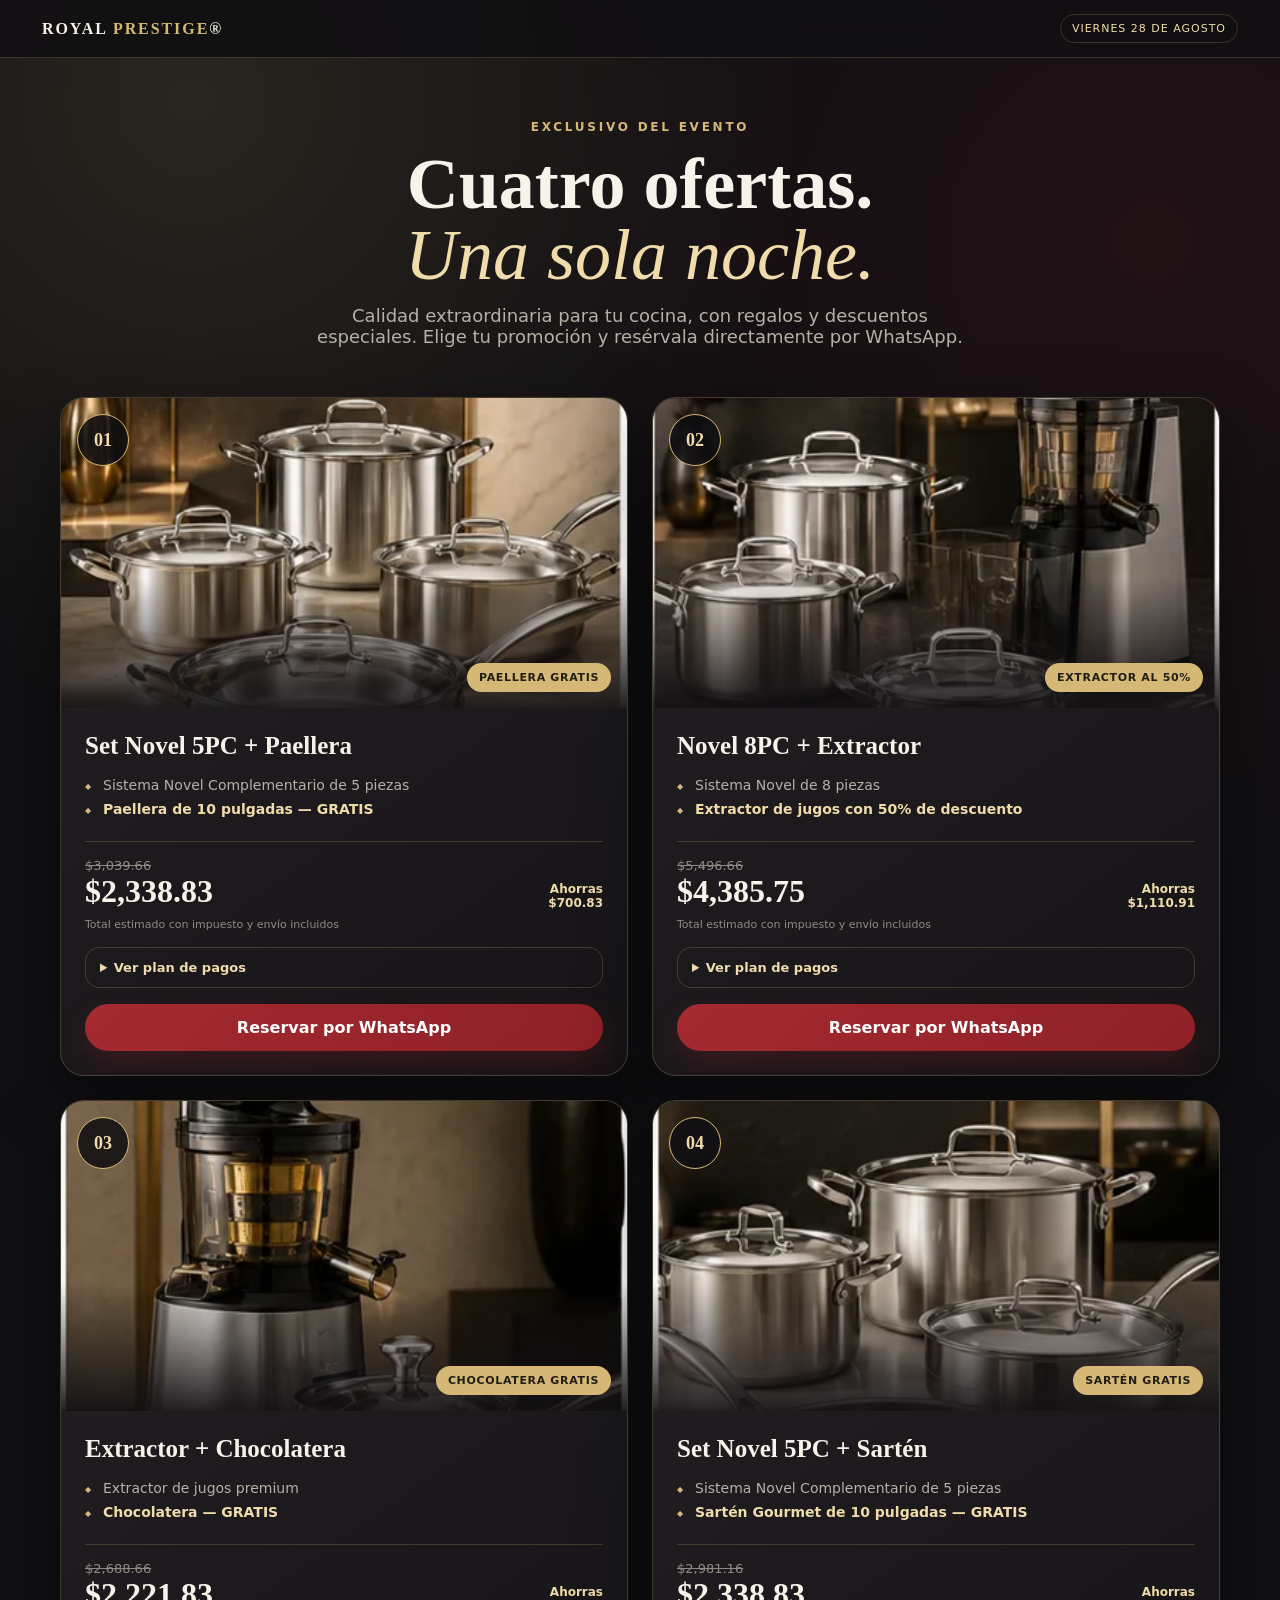
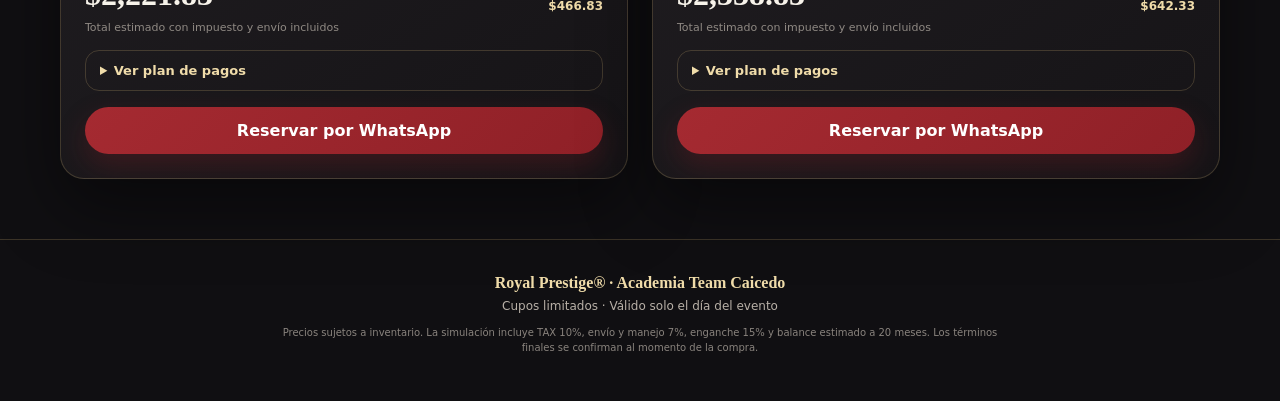
<file: index.html>
<!doctype html><html lang="es"><head><meta charset="utf-8"><meta name="viewport" content="width=device-width,initial-scale=1"><title>Royal Prestige — Promociones del Evento</title>
<style>
:root{--bg:#100f12;--panel:#1a181c;--gold:#d5b875;--gold2:#f0dcaa;--ivory:#f7f3ea;--muted:#b8b0a7;--red:#8f2027;--line:rgba(213,184,117,.22);--shadow:0 28px 70px rgba(0,0,0,.45)}*{box-sizing:border-box}html{scroll-behavior:smooth}body{margin:0;color:var(--ivory);font-family:Inter,system-ui,-apple-system,Segoe UI,sans-serif;background:radial-gradient(circle at 15% 5%,rgba(213,184,117,.13),transparent 28%),radial-gradient(circle at 90% 12%,rgba(143,32,39,.13),transparent 30%),var(--bg)}
.bar{position:sticky;top:0;z-index:20;display:flex;justify-content:space-between;align-items:center;padding:14px clamp(16px,4vw,42px);border-bottom:1px solid var(--line);background:rgba(16,15,18,.88);backdrop-filter:blur(15px)}.brand{font-family:Georgia,serif;letter-spacing:.12em;text-transform:uppercase;font-weight:700}.brand b{color:var(--gold)}.date{font-size:11px;text-transform:uppercase;letter-spacing:.09em;color:var(--gold2);border:1px solid var(--line);border-radius:99px;padding:7px 11px}.wrap{width:min(1160px,calc(100% - 32px));margin:auto}.hero{text-align:center;padding:62px 0 38px}.kicker{color:var(--gold);font-size:12px;font-weight:800;letter-spacing:.23em;text-transform:uppercase}.hero h1{font:700 clamp(38px,8vw,72px)/.98 Georgia,serif;margin:15px 0}.hero h1 i{color:var(--gold2);font-weight:400}.hero p{max-width:650px;margin:auto;color:var(--muted);font-size:clamp(15px,2.3vw,18px)}
.grid{display:grid;grid-template-columns:1fr;gap:24px;padding:12px 0 60px}@media(min-width:780px){.grid{grid-template-columns:1fr 1fr}}.card{position:relative;overflow:hidden;border:1px solid var(--line);border-radius:24px;background:linear-gradient(145deg,rgba(36,33,37,.98),rgba(22,20,23,.98));box-shadow:var(--shadow);transition:.25s transform,.25s border-color}.card:hover{transform:translateY(-4px);border-color:rgba(213,184,117,.5)}.visual{position:relative;height:310px;overflow:hidden;background:#27231e}.strip{position:absolute;inset:0;width:400%;height:100%;max-width:none;object-fit:cover}.p1 .strip{left:0}.p2 .strip{left:-100%}.p3 .strip{left:-200%}.p4 .strip{left:-300%}.visual:after{content:"";position:absolute;inset:auto 0 0;height:42%;background:linear-gradient(transparent,rgba(18,16,19,.92))}.number{position:absolute;z-index:3;top:16px;left:16px;width:52px;height:52px;border-radius:50%;display:grid;place-items:center;background:rgba(16,15,18,.86);border:1px solid var(--gold);color:var(--gold2);font:700 18px Georgia,serif}.badge{position:absolute;z-index:3;right:16px;bottom:16px;background:var(--gold);color:#221d13;border-radius:99px;padding:8px 12px;font-size:11px;font-weight:900;text-transform:uppercase;letter-spacing:.06em}
.body{padding:24px}.body h2{font:700 25px/1.12 Georgia,serif;margin:0 0 13px}.items{list-style:none;margin:0 0 20px;padding:0;color:var(--muted);font-size:14px}.items li{padding:4px 0 4px 18px;position:relative}.items li:before{content:"◆";position:absolute;left:0;color:var(--gold);font-size:8px;top:9px}.items .free{color:var(--gold2);font-weight:700}.pricebox{display:flex;align-items:end;justify-content:space-between;gap:12px;padding:16px 0;border-top:1px solid var(--line)}.old{color:#8f8983;text-decoration:line-through;font-size:13px}.price{font:700 32px Georgia,serif}.save{color:var(--gold2);font-size:12px;font-weight:800;text-align:right}.caption{font-size:11px;color:#8f8983;margin:-8px 0 16px}details{border:1px solid var(--line);border-radius:14px;margin:0 0 16px;padding:12px 14px}summary{cursor:pointer;color:var(--gold2);font-size:13px;font-weight:700}.breakdown{width:100%;border-collapse:collapse;margin-top:10px;font-size:12px}.breakdown td{padding:4px;color:var(--muted)}.breakdown td:last-child{text-align:right;color:var(--ivory)}.breakdown tr:last-child td{border-top:1px solid var(--line);color:var(--gold2);font-weight:800}.cta{display:flex;justify-content:center;align-items:center;text-decoration:none;color:white;font-weight:800;border-radius:99px;padding:14px;background:linear-gradient(135deg,#a52a31,var(--red));box-shadow:0 12px 28px rgba(143,32,39,.28)}.cta:hover{filter:brightness(1.12)}footer{text-align:center;padding:34px 16px 46px;border-top:1px solid var(--line);color:var(--muted);font-size:12px}footer strong{display:block;color:var(--gold2);font:700 16px Georgia,serif;margin-bottom:7px}.fine{max-width:720px;margin:12px auto 0;opacity:.72;font-size:10px;line-height:1.5}@media(max-width:520px){.date{max-width:150px;text-align:center}.visual{height:270px}.body{padding:21px}.hero{padding-top:45px}}@media(prefers-reduced-motion:reduce){*{scroll-behavior:auto!important;transition:none!important}}
</style></head><body><header class="bar"><div class="brand">Royal <b>Prestige</b>®</div><div class="date">Viernes 28 de agosto</div></header><main class="wrap"><section class="hero"><div class="kicker">Exclusivo del evento</div><h1>Cuatro ofertas.<br><i>Una sola noche.</i></h1><p>Calidad extraordinaria para tu cocina, con regalos y descuentos especiales. Elige tu promoción y resérvala directamente por WhatsApp.</p></section><section class="grid" id="promos"></section></main><footer><strong>Royal Prestige® · Academia Team Caicedo</strong>Cupos limitados · Válido solo el día del evento<div class="fine">Precios sujetos a inventario. La simulación incluye TAX 10%, envío y manejo 7%, enganche 15% y balance estimado a 20 meses. Los términos finales se confirman al momento de la compra.</div></footer>
<script>const IMAGE='[data-uri]',WHATSAPP='17866146546',P={novel5:1999,paellera:599,novel8:2799,extractor:1899,chocolatera:399,sarten:549},promos=[{title:'Set Novel 5PC + Paellera',items:['Sistema Novel Complementario de 5 piezas','Paellera de 10 pulgadas — GRATIS'],price:P.novel5,original:P.novel5+P.paellera,badge:'Paellera gratis'},{title:'Novel 8PC + Extractor',items:['Sistema Novel de 8 piezas','Extractor de jugos con 50% de descuento'],price:P.novel8+P.extractor*.5,original:P.novel8+P.extractor,badge:'Extractor al 50%'},{title:'Extractor + Chocolatera',items:['Extractor de jugos premium','Chocolatera — GRATIS'],price:P.extractor,original:P.extractor+P.chocolatera,badge:'Chocolatera gratis'},{title:'Set Novel 5PC + Sartén',items:['Sistema Novel Complementario de 5 piezas','Sartén Gourmet de 10 pulgadas — GRATIS'],price:P.novel5,original:P.novel5+P.sarten,badge:'Sartén gratis'}];
const calc=n=>{let tax=n*.10,ship=n*.07,total=n+tax+ship,dp=total*.15,balance=total-dp;return{n,tax,ship,total,dp,balance,monthly:balance/20}},money=n=>'$'+n.toLocaleString('en-US',{minimumFractionDigits:2,maximumFractionDigits:2});document.querySelector('#promos').innerHTML=promos.map((p,i)=>{let c=calc(p.price),o=calc(p.original),msg=encodeURIComponent('Hola, quiero reservar la Promoción '+(i+1)+': '+p.title+' del evento del viernes.');return `<article class="card p${i+1}"><div class="visual"><img class="strip" src="${IMAGE}" alt="${p.title}"><span class="number">0${i+1}</span><span class="badge">${p.badge}</span></div><div class="body"><h2>${p.title}</h2><ul class="items">${p.items.map((x,j)=>`<li class="${j?'free':''}">${x}</li>`).join('')}</ul><div class="pricebox"><div><div class="old">${money(o.total)}</div><div class="price">${money(c.total)}</div></div><div class="save">Ahorras<br>${money(o.total-c.total)}</div></div><div class="caption">Total estimado con impuesto y envío incluidos</div><details><summary>Ver plan de pagos</summary><table class="breakdown"><tr><td>Precio</td><td>${money(c.n)}</td></tr><tr><td>TAX (10%)</td><td>${money(c.tax)}</td></tr><tr><td>Envío (7%)</td><td>${money(c.ship)}</td></tr><tr><td>Enganche (15%)</td><td>${money(c.dp)}</td></tr><tr><td>Balance</td><td>${money(c.balance)}</td></tr><tr><td>20 pagos estimados</td><td>${money(c.monthly)}/mes</td></tr></table></details><a class="cta" target="_blank" rel="noopener" href="https://wa.me/${WHATSAPP}?text=${msg}">Reservar por WhatsApp</a></div></article>`}).join('');</script></body></html>
</file>
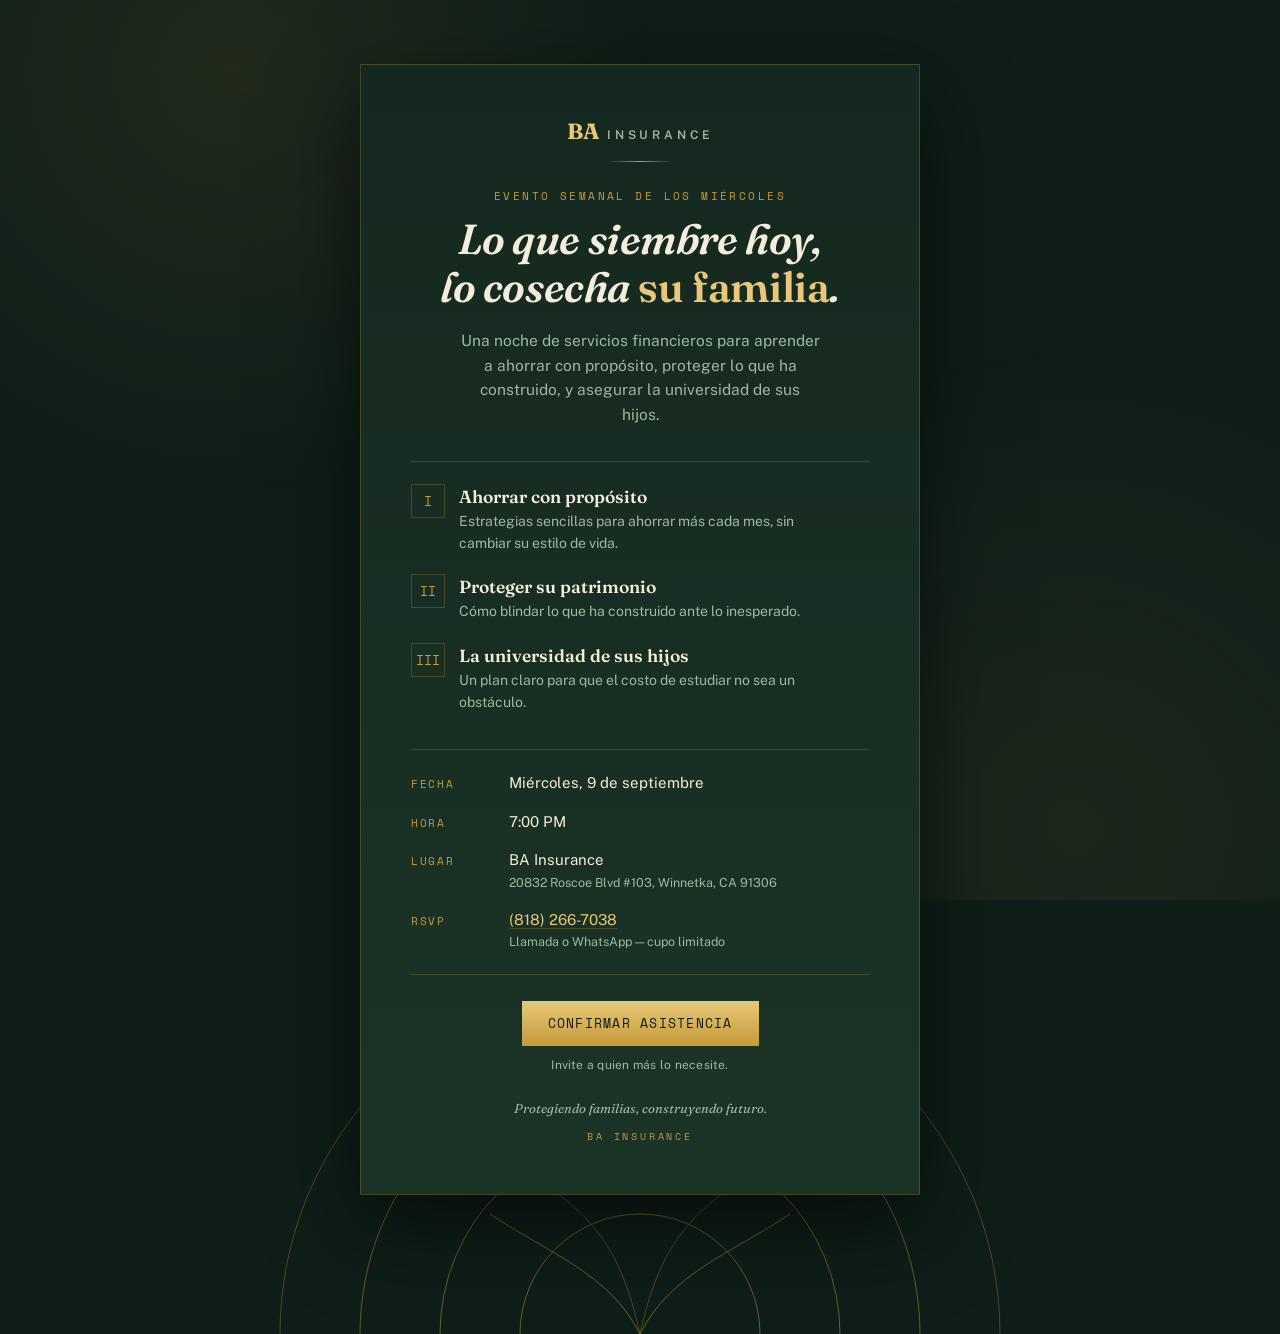
<file: invitacion-ba-insurance.html>
<!doctype html>
<html lang="es">
<head>
<meta charset="utf-8">
<meta name="viewport" content="width=device-width,initial-scale=1">
<title>Miércoles Financiero — BA Insurance</title>
<style>
:root{
  --ink:#0f1e19;
  --panel:#15281f;
  --panel-2:#1b3226;
  --brass:#c49a3a;
  --brass-light:#e8c877;
  --linen:#f4ecdd;
  --sage:#9fb8a3;
  --line:rgba(196,154,58,.26);
  --shadow:0 30px 80px rgba(0,0,0,.55);
}
*{box-sizing:border-box}
html{scroll-behavior:smooth}
body{
  margin:0;
  min-height:100vh;
  background:var(--ink);
  color:var(--linen);
  font-family:"Public Sans",system-ui,-apple-system,"Segoe UI",sans-serif;
  display:flex;
  justify-content:center;
  padding:clamp(24px,6vw,64px) 18px;
  position:relative;
  overflow-x:hidden;
}
body::before{
  content:"";
  position:fixed;
  inset:0;
  background:
    radial-gradient(circle at 18% 8%, rgba(196,154,58,.10), transparent 32%),
    radial-gradient(circle at 84% 92%, rgba(196,154,58,.08), transparent 36%);
  pointer-events:none;
}

.rings{
  position:absolute;
  left:50%;
  bottom:-6%;
  transform:translateX(-50%);
  width:min(900px,150%);
  height:auto;
  opacity:.5;
  pointer-events:none;
}

.card{
  position:relative;
  z-index:1;
  width:min(560px,100%);
  background:linear-gradient(180deg,var(--panel),var(--panel-2) 88%);
  border:1px solid var(--line);
  box-shadow:var(--shadow);
  padding:clamp(30px,5vw,52px) clamp(26px,5.5vw,50px) 40px;
}

.mark{
  display:flex;
  align-items:baseline;
  justify-content:center;
  gap:.4em;
  font-family:"Fraunces",Georgia,serif;
}
.mark b{
  font-size:22px;
  font-weight:700;
  letter-spacing:.02em;
  color:var(--brass-light);
}
.mark span{
  font-family:"Public Sans",sans-serif;
  font-size:12px;
  font-weight:600;
  letter-spacing:.32em;
  text-transform:uppercase;
  color:var(--sage);
}

.rule{
  height:1px;
  margin:16px auto 0;
  width:64px;
  background:linear-gradient(90deg,transparent,var(--brass),transparent);
}

.eyebrow{
  margin:26px 0 0;
  text-align:center;
  font-family:"Space Mono",monospace;
  font-size:11px;
  letter-spacing:.22em;
  text-transform:uppercase;
  color:var(--brass);
}

h1{
  text-align:center;
  font-family:"Fraunces",Georgia,serif;
  font-weight:600;
  font-style:italic;
  font-size:clamp(30px,6vw,42px);
  line-height:1.14;
  letter-spacing:-.01em;
  margin:12px 0 0;
  text-wrap:balance;
  color:var(--linen);
}
h1 em{
  font-style:normal;
  color:var(--brass-light);
}

.lede{
  text-align:center;
  max-width:40ch;
  margin:16px auto 0;
  color:var(--sage);
  font-size:15.5px;
  line-height:1.6;
}

.pillars{
  list-style:none;
  margin:34px 0 0;
  padding:22px 0 4px;
  border-top:1px solid var(--line);
  display:grid;
  gap:20px;
}
.pillars li{
  display:grid;
  grid-template-columns:34px 1fr;
  gap:14px;
  align-items:start;
}
.pillars .num{
  font-family:"Space Mono",monospace;
  font-size:13px;
  color:var(--brass);
  border:1px solid var(--line);
  width:34px;
  height:34px;
  display:flex;
  align-items:center;
  justify-content:center;
}
.pillars h3{
  margin:2px 0 4px;
  font-family:"Fraunces",Georgia,serif;
  font-weight:600;
  font-size:17.5px;
  color:var(--linen);
}
.pillars p{
  margin:0;
  color:var(--sage);
  font-size:14px;
  line-height:1.55;
  max-width:42ch;
}

.details{
  margin:32px 0 0;
  border-top:1px solid var(--line);
  border-bottom:1px solid var(--line);
  padding:22px 0;
  display:grid;
  gap:16px;
}
.details .row{
  display:grid;
  grid-template-columns:84px 1fr;
  gap:14px;
  align-items:baseline;
}
.details .label{
  font-family:"Space Mono",monospace;
  font-size:10.5px;
  letter-spacing:.16em;
  text-transform:uppercase;
  color:var(--brass);
}
.details .value{
  font-size:15px;
  line-height:1.5;
  color:var(--linen);
}
.details .value small{
  display:block;
  color:var(--sage);
  font-size:12.5px;
  margin-top:2px;
}
.details a{
  color:var(--brass-light);
  text-decoration:none;
  border-bottom:1px solid var(--line);
}
.details a:hover,.details a:focus-visible{border-color:var(--brass-light)}

.cta{
  margin:26px 0 0;
  text-align:center;
}
.cta a{
  display:inline-block;
  font-family:"Space Mono",monospace;
  font-size:12.5px;
  letter-spacing:.1em;
  text-transform:uppercase;
  color:var(--ink);
  background:linear-gradient(180deg,var(--brass-light),var(--brass));
  padding:13px 26px;
  text-decoration:none;
}
.cta a:focus-visible{outline:2px solid var(--linen);outline-offset:3px}
.cta p{
  margin:12px 0 0;
  font-size:12px;
  color:var(--sage);
  letter-spacing:.02em;
}

footer{
  margin-top:28px;
  text-align:center;
}
footer .tag{
  font-family:"Fraunces",Georgia,serif;
  font-style:italic;
  font-size:13px;
  color:var(--sage);
}
footer .brand{
  margin-top:8px;
  font-family:"Space Mono",monospace;
  font-size:10px;
  letter-spacing:.28em;
  text-transform:uppercase;
  color:var(--brass);
}

@media (prefers-reduced-motion:no-preference){
  .card{animation:rise .5s ease-out both}
}
@keyframes rise{from{opacity:0;transform:translateY(10px)}to{opacity:1;transform:translateY(0)}}
</style>
<link rel="preconnect" href="https://fonts.googleapis.com">
<link rel="stylesheet" href="https://fonts.googleapis.com/css2?family=Fraunces:ital,wght@0,300;0,500;0,600;0,700;1,500;1,600&family=Public+Sans:wght@400;500;600;700&family=Space+Mono:wght@400;700&display=swap">
</head>
<body>

<svg class="rings" viewBox="0 0 900 420" preserveAspectRatio="xMidYMax meet" aria-hidden="true">
  <circle cx="450" cy="420" r="120" fill="none" stroke="#c49a3a" stroke-width="1"/>
  <circle cx="450" cy="420" r="200" fill="none" stroke="#c49a3a" stroke-width="1"/>
  <circle cx="450" cy="420" r="280" fill="none" stroke="#c49a3a" stroke-width="1"/>
  <circle cx="450" cy="420" r="360" fill="none" stroke="#c49a3a" stroke-width=".7"/>
  <path d="M450,420 C 420,360 360,340 300,300" fill="none" stroke="#c49a3a" stroke-width="1"/>
  <path d="M450,420 C 480,360 540,340 600,300" fill="none" stroke="#c49a3a" stroke-width="1"/>
  <path d="M450,420 C 430,330 400,300 340,260" fill="none" stroke="#c49a3a" stroke-width=".7"/>
  <path d="M450,420 C 470,330 500,300 560,260" fill="none" stroke="#c49a3a" stroke-width=".7"/>
</svg>

<main class="card">
  <div class="mark"><b>BA</b><span>Insurance</span></div>
  <div class="rule"></div>

  <p class="eyebrow">Evento semanal de los miércoles</p>
  <h1>Lo que siembre hoy,<br>lo cosecha <em>su familia</em>.</h1>
  <p class="lede">Una noche de servicios financieros para aprender a ahorrar con propósito, proteger lo que ha construido, y asegurar la universidad de sus hijos.</p>

  <ul class="pillars">
    <li>
      <span class="num">I</span>
      <div>
        <h3>Ahorrar con propósito</h3>
        <p>Estrategias sencillas para ahorrar más cada mes, sin cambiar su estilo de vida.</p>
      </div>
    </li>
    <li>
      <span class="num">II</span>
      <div>
        <h3>Proteger su patrimonio</h3>
        <p>Cómo blindar lo que ha construido ante lo inesperado.</p>
      </div>
    </li>
    <li>
      <span class="num">III</span>
      <div>
        <h3>La universidad de sus hijos</h3>
        <p>Un plan claro para que el costo de estudiar no sea un obstáculo.</p>
      </div>
    </li>
  </ul>

  <div class="details">
    <div class="row">
      <span class="label">Fecha</span>
      <span class="value">Miércoles, 9 de septiembre</span>
    </div>
    <div class="row">
      <span class="label">Hora</span>
      <span class="value">7:00 PM</span>
    </div>
    <div class="row">
      <span class="label">Lugar</span>
      <span class="value">BA Insurance<small>20832 Roscoe Blvd #103, Winnetka, CA 91306</small></span>
    </div>
    <div class="row">
      <span class="label">RSVP</span>
      <span class="value"><a href="tel:+18182667038">(818) 266-7038</a><small>Llamada o WhatsApp — cupo limitado</small></span>
    </div>
  </div>

  <div class="cta">
    <a href="tel:+18182667038">Confirmar asistencia</a>
    <p>Invite a quien más lo necesite.</p>
  </div>

  <footer>
    <p class="tag">Protegiendo familias, construyendo futuro.</p>
    <p class="brand">BA Insurance</p>
  </footer>
</main>
</body>
</html>
</file>
